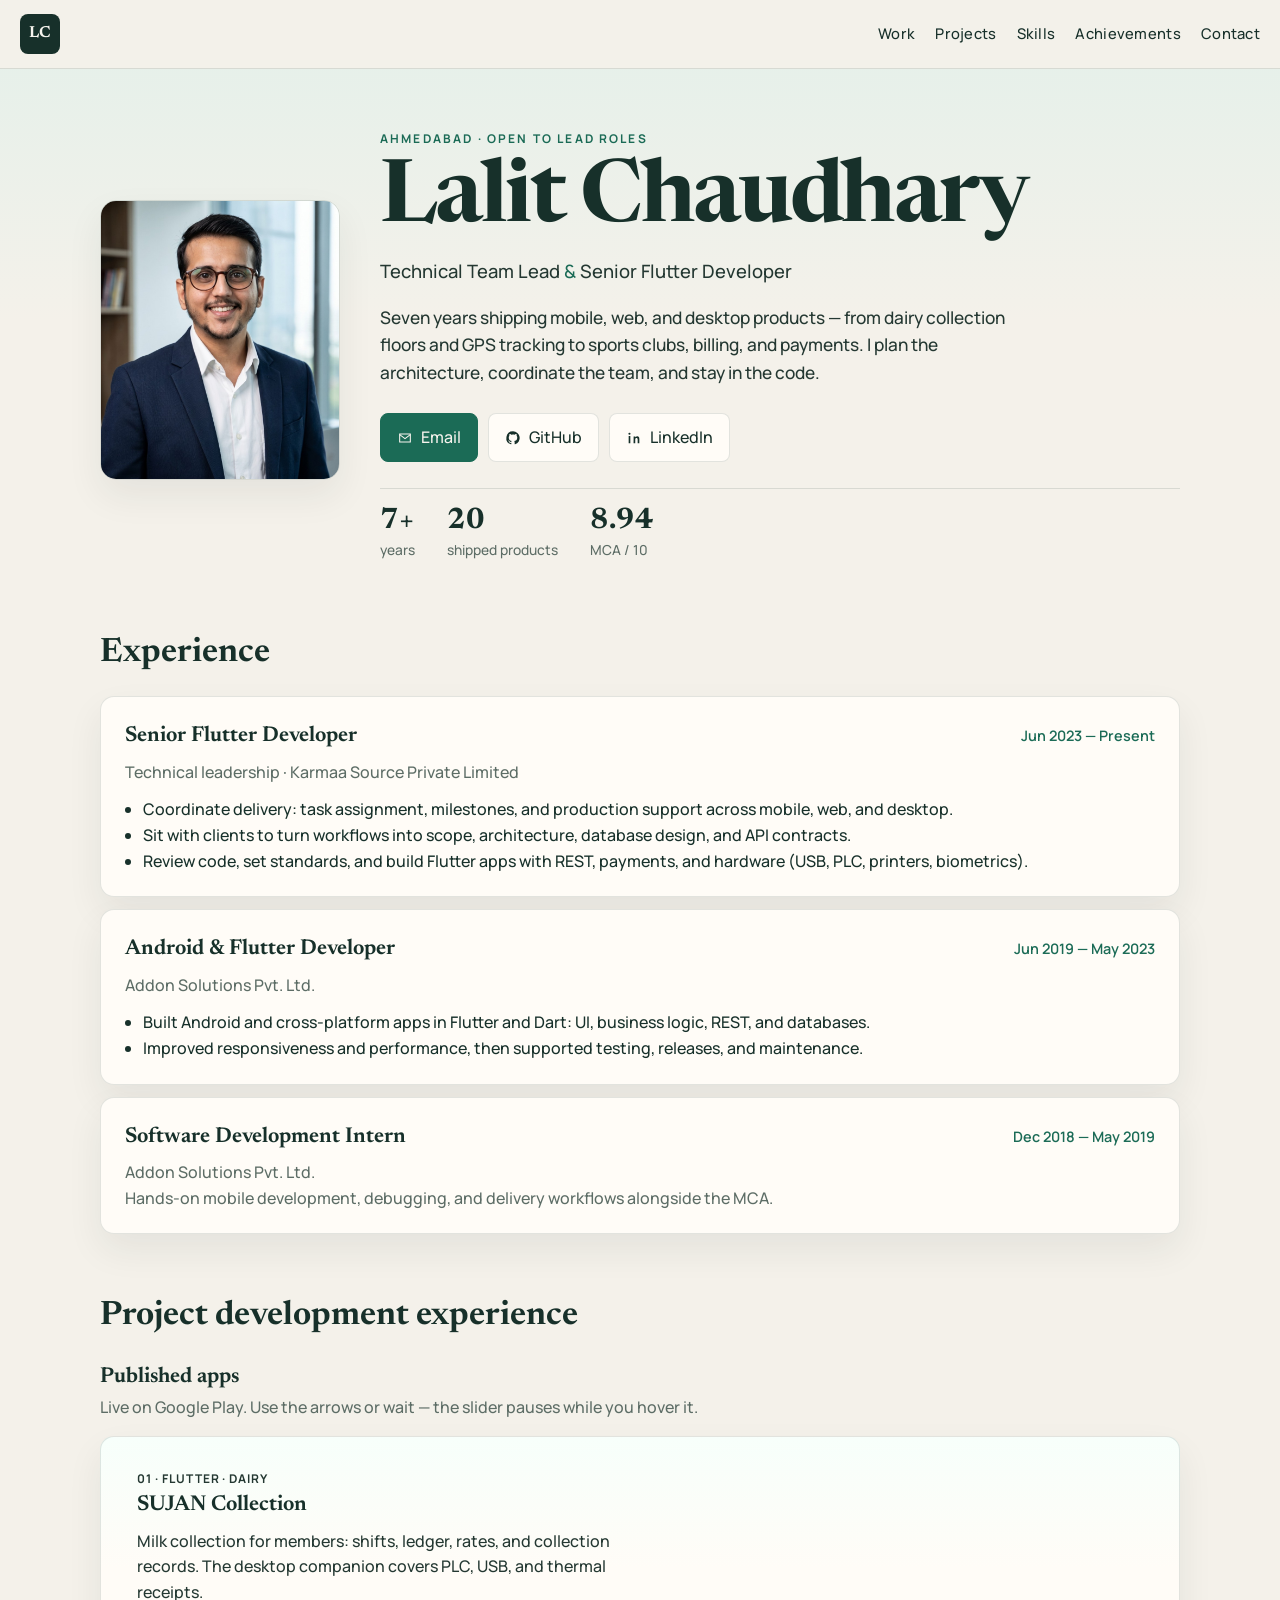
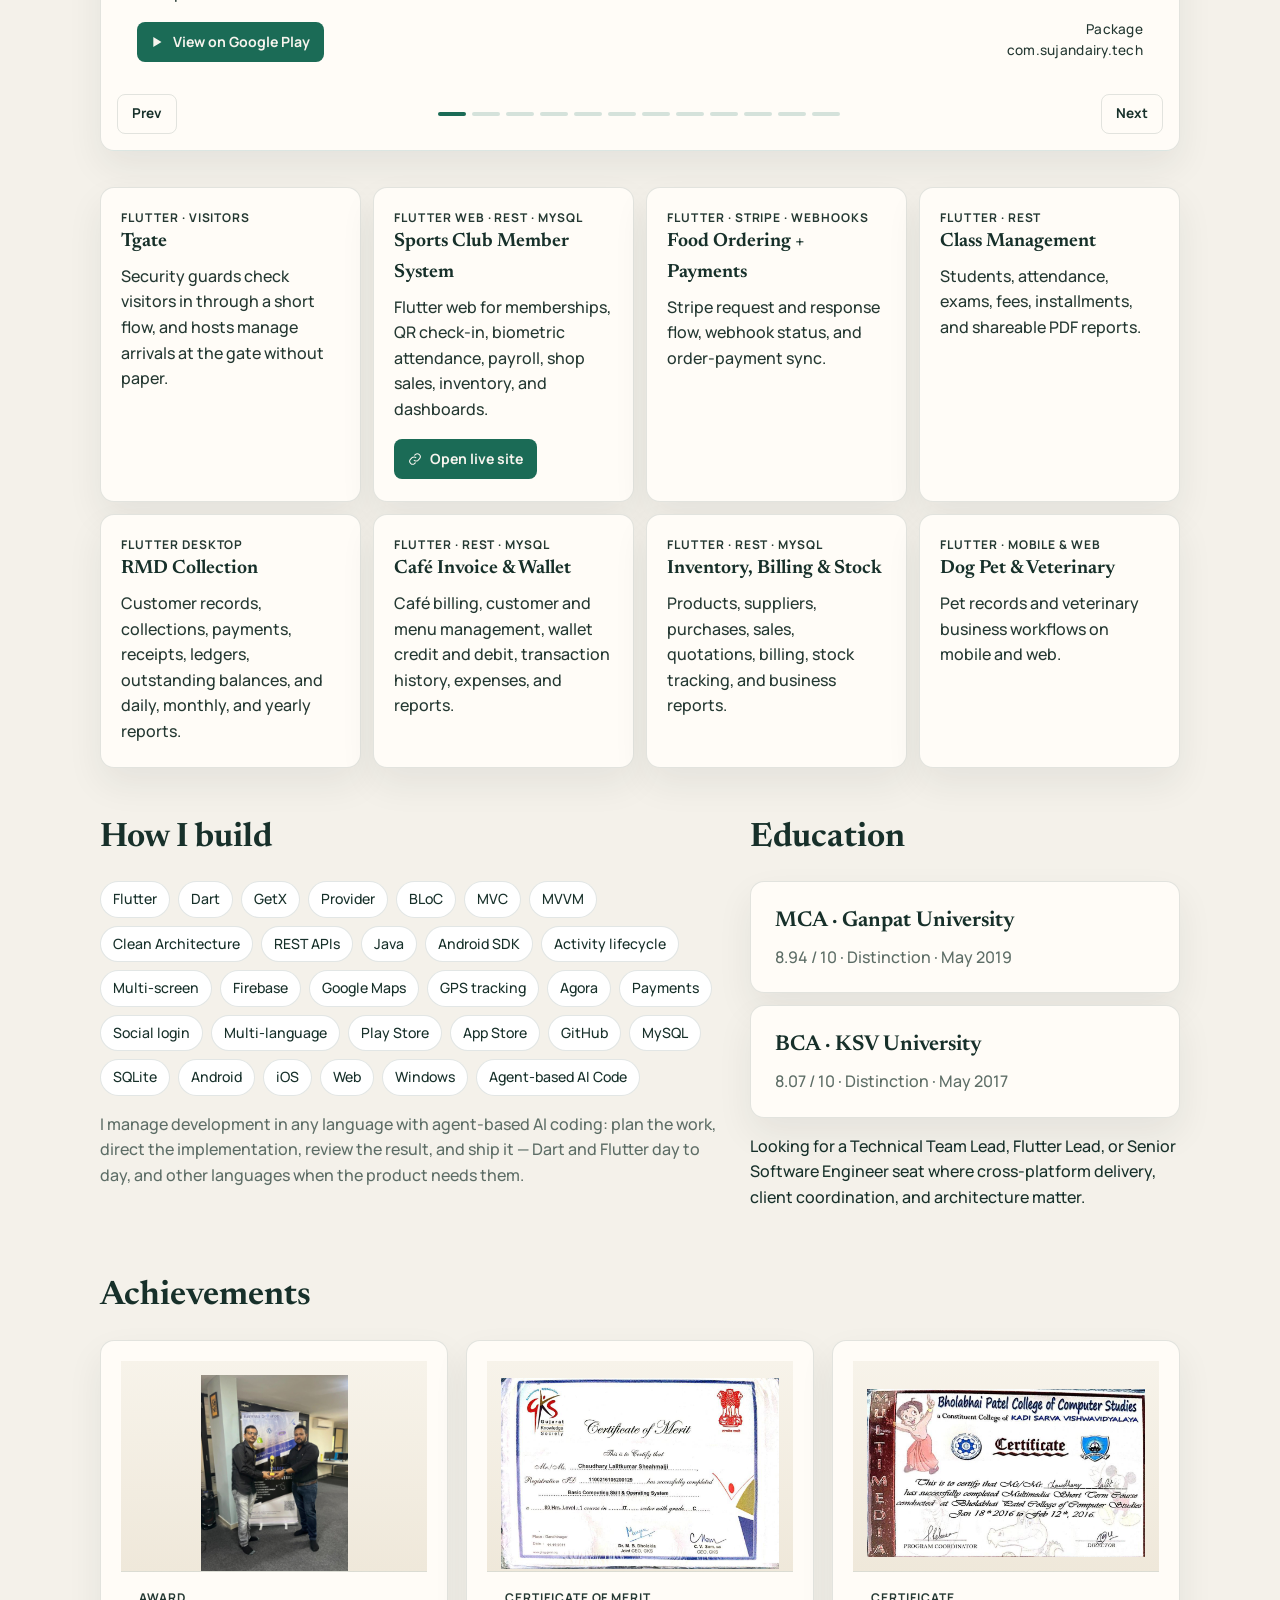
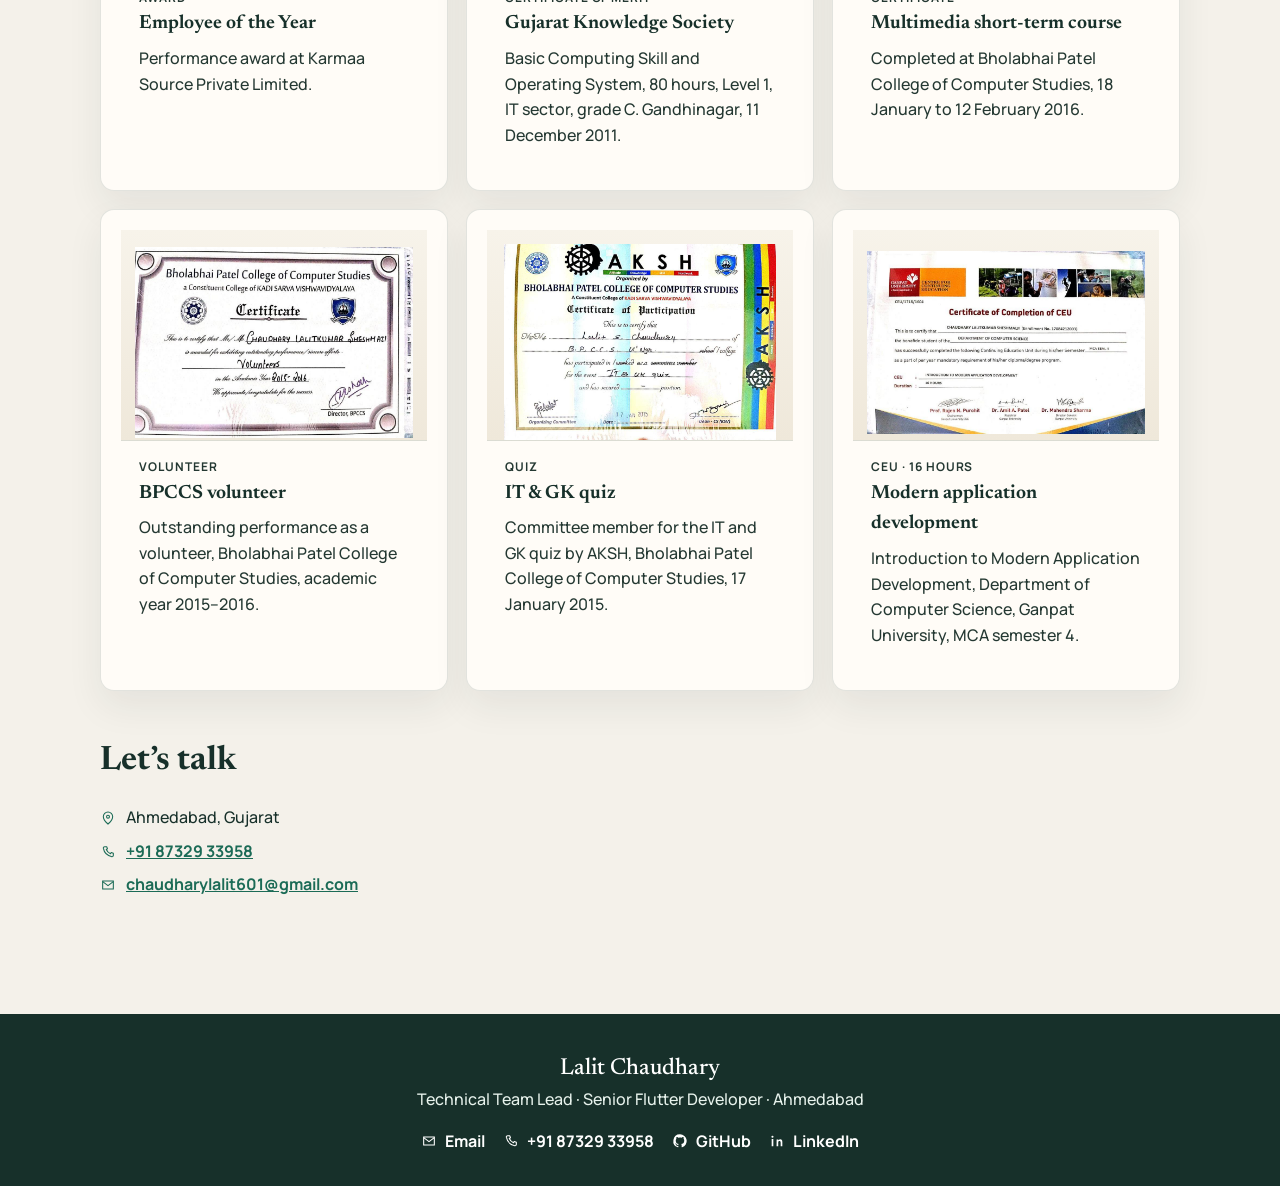
<file: index.html>
<!DOCTYPE html>
<html lang="en">
<head>
  <meta charset="UTF-8" />
  <meta name="viewport" content="width=device-width, initial-scale=1" />
  <title>Lalit Chaudhary — Technical Team Lead | Senior Flutter Developer</title>
  <meta name="description" content="Lalit Chaudhary, Technical Team Lead and Senior Flutter Developer in Ahmedabad. 7+ years building mobile, web, and desktop software." />
  <link rel="preconnect" href="https://fonts.googleapis.com" />
  <link rel="preconnect" href="https://fonts.gstatic.com" crossorigin />
  <link href="https://fonts.googleapis.com/css2?family=Manrope:wght@400;500;600;700&family=Newsreader:opsz,wght@6..72,500;6..72,650&display=swap" rel="stylesheet" />
  <link rel="stylesheet" href="styles.css" />
</head>
<body>
  <header class="nav">
    <a class="mark" href="#top">LC</a>
    <nav>
      <a href="#work">Work</a>
      <a href="#projects">Projects</a>
      <a href="#skills">Skills</a>
      <a href="#achievements">Achievements</a>
      <a href="#contact">Contact</a>
    </nav>
  </header>

  <main id="top">
    <section class="hero">
      <img class="portrait rise" src="lalit.jpg" alt="Portrait of Lalit Chaudhary" width="280" height="320" />
      <div class="hero-copy">
      <p class="eyebrow rise">Ahmedabad · Open to lead roles</p>
      <h1 class="rise d1">Lalit Chaudhary</h1>
      <p class="role rise d2">Technical Team Lead <span>&amp;</span> Senior Flutter Developer</p>
      <p class="lede rise d3">
        Seven years shipping mobile, web, and desktop products — from dairy collection floors and GPS tracking to sports clubs, billing, and payments. I plan the architecture, coordinate the team, and stay in the code.
      </p>
      <div class="hero-actions rise d4">
        <a class="btn primary" href="mailto:chaudharylalit601@gmail.com"><svg viewBox="0 0 24 24" aria-hidden="true"><path d="M4 6h16v12H4z" fill="none" stroke="currentColor" stroke-width="1.6"/><path d="m4 7 8 6 8-6" fill="none" stroke="currentColor" stroke-width="1.6"/></svg>Email</a>
        <a class="btn" href="https://github.com/LalitChaudhary" target="_blank" rel="noopener"><svg viewBox="0 0 24 24" aria-hidden="true"><path fill="currentColor" d="M12 2a10 10 0 0 0-3.16 19.49c.5.09.68-.22.68-.48v-1.7c-2.78.6-3.37-1.34-3.37-1.34-.45-1.16-1.1-1.47-1.1-1.47-.9-.62.07-.6.07-.6 1 .07 1.53 1.03 1.53 1.03.89 1.52 2.34 1.08 2.91.83.09-.65.35-1.08.63-1.33-2.22-.25-4.56-1.11-4.56-4.95 0-1.09.39-1.99 1.03-2.69-.1-.25-.45-1.27.1-2.65 0 0 .84-.27 2.75 1.02A9.56 9.56 0 0 1 12 6.8c.85 0 1.7.11 2.5.34 1.9-1.29 2.74-1.02 2.74-1.02.55 1.38.2 2.4.1 2.65.64.7 1.03 1.6 1.03 2.69 0 3.85-2.34 4.7-4.57 4.95.36.31.68.92.68 1.86v2.76c0 .26.18.58.69.48A10 10 0 0 0 12 2z"/></svg>GitHub</a>
        <a class="btn" href="https://www.linkedin.com/in/lalit-chaudhary-b3b082170" target="_blank" rel="noopener"><svg viewBox="0 0 24 24" aria-hidden="true"><path fill="currentColor" d="M6.5 9H4V20h2.5zM5.2 4A1.6 1.6 0 1 0 5.2 7.2 1.6 1.6 0 0 0 5.2 4zM20 20h-2.5v-5.6c0-1.55-.55-2.4-1.7-2.4-1.05 0-1.6.7-1.86 1.38-.1.24-.08.57-.08.9V20H11.4s.04-9.4 0-10.4H13.9v1.62c.33-.55 1.2-1.82 3.05-1.82 2.16 0 3.05 1.42 3.05 4.12V20z"/></svg>LinkedIn</a>
      </div>
      <ul class="stats rise d5">
        <li><strong>7+</strong><span>years</span></li>
        <li><strong>20</strong><span>shipped products</span></li>
        <li><strong>8.94</strong><span>MCA / 10</span></li>
      </ul>
      </div>
    </section>

    <section id="work" class="panel">
      <h2>Experience</h2>
      <article class="job">
        <header>
          <div>
            <h3>Senior Flutter Developer</h3>
            <p>Technical leadership · Karmaa Source Private Limited</p>
          </div>
          <time>Jun 2023 — Present</time>
        </header>
        <ul>
          <li>Coordinate delivery: task assignment, milestones, and production support across mobile, web, and desktop.</li>
          <li>Sit with clients to turn workflows into scope, architecture, database design, and API contracts.</li>
          <li>Review code, set standards, and build Flutter apps with REST, payments, and hardware (USB, PLC, printers, biometrics).</li>
        </ul>
      </article>
      <article class="job">
        <header>
          <div>
            <h3>Android &amp; Flutter Developer</h3>
            <p>Addon Solutions Pvt. Ltd.</p>
          </div>
          <time>Jun 2019 — May 2023</time>
        </header>
        <ul>
          <li>Built Android and cross-platform apps in Flutter and Dart: UI, business logic, REST, and databases.</li>
          <li>Improved responsiveness and performance, then supported testing, releases, and maintenance.</li>
        </ul>
      </article>
      <article class="job">
        <header>
          <div>
            <h3>Software Development Intern</h3>
            <p>Addon Solutions Pvt. Ltd.</p>
          </div>
          <time>Dec 2018 — May 2019</time>
        </header>
        <p class="quiet">Hands-on mobile development, debugging, and delivery workflows alongside the MCA.</p>
      </article>
    </section>

    <section id="projects" class="panel">
      <h2>Project development experience</h2>
      <div class="section-head">
        <h3 class="block-title">Published apps</h3>
        <p class="quiet">Live on Google Play. Use the arrows or wait — the slider pauses while you hover it.</p>
      </div>
      <div class="slider" data-slider>
        <div class="viewport">
          <div class="track">
            <article class="slide">
              <div>
                <p class="tag">01 · Flutter · Dairy</p>
                <h3>SUJAN Collection</h3>
                <p>Milk collection for members: shifts, ledger, rates, and collection records. The desktop companion covers PLC, USB, and thermal receipts.</p>
                <a class="store-link" href="https://play.google.com/store/apps/details?id=com.sujandairy.tech&amp;hl=en_IN" target="_blank" rel="noopener">View on Google Play</a>
              </div>
              <p class="slide-note">Package<br />com.sujandairy.tech</p>
            </article>
            <article class="slide">
              <div>
                <p class="tag">02 · Flutter · Farmers</p>
                <h3>Sujan Dairy Farmers</h3>
                <p>Farmer-facing Sujan app for collection records, payments, and the ledger farmers check from their phone.</p>
                <a class="store-link" href="https://play.google.com/store/apps/details?id=com.sujandairy.milk.farmers&amp;hl=en" target="_blank" rel="noopener">View on Google Play</a>
              </div>
              <p class="slide-note">Package<br />com.sujandairy.milk.farmers</p>
            </article>
            <article class="slide">
              <div>
                <p class="tag">03 · Flutter · Vision</p>
                <h3>Sujan Vision</h3>
                <p>Sujan dairy vision app for the field workflows that sit alongside collection and supervisor tools.</p>
                <a class="store-link" href="https://play.google.com/store/apps/details?id=com.sujan.dairy.vision&amp;hl=en" target="_blank" rel="noopener">View on Google Play</a>
              </div>
              <p class="slide-note">Package<br />com.sujan.dairy.vision</p>
            </article>
            <article class="slide">
              <div>
                <p class="tag">04 · Flutter · Routes</p>
                <h3>Sujan Supervisor</h3>
                <p>Supervisor access for village, area, and route assignments, farmer records, route-wise collection, FAT/SNF, rates, payments, and reports.</p>
                <a class="store-link" href="https://play.google.com/store/apps/details?id=com.sujan.dairy.supervisor&amp;hl=en" target="_blank" rel="noopener">View on Google Play</a>
              </div>
              <p class="slide-note">Package<br />com.sujan.dairy.supervisor</p>
            </article>
            <article class="slide">
              <div>
                <p class="tag">05 · Flutter · Operations</p>
                <h3>KDS</h3>
                <p>Dairy operations for sales, dispatch, suppliers, products, payments, and reports. Desktop tools connect analyzers, scales, and printers.</p>
                <a class="store-link" href="https://play.google.com/store/apps/details?id=com.milk.kds&amp;hl=en_IN" target="_blank" rel="noopener">View on Google Play</a>
              </div>
              <p class="slide-note">Package<br />com.milk.kds</p>
            </article>
            <article class="slide">
              <div>
                <p class="tag">06 · Flutter · Farmers</p>
                <h3>KFA Farmer</h3>
                <p>Farmer profiles, milk collection records, payment history, a farmer ledger, and a dashboard tied to the dairy backend.</p>
                <a class="store-link" href="https://play.google.com/store/apps/details?id=com.milk.farmers&amp;hl=en_IN" target="_blank" rel="noopener">View on Google Play</a>
              </div>
              <p class="slide-note">Package<br />com.milk.farmers</p>
            </article>
            <article class="slide">
              <div>
                <p class="tag">07 · Flutter · GPS</p>
                <h3>True Track</h3>
                <p>Live GPS tracking with location services, route history, API sync, and the screens people use in the field.</p>
                <a class="store-link" href="https://play.google.com/store/apps/details?id=com.truetrack&amp;hl=en_IN" target="_blank" rel="noopener">View on Google Play</a>
              </div>
              <p class="slide-note">Package<br />com.truetrack</p>
            </article>
            <article class="slide">
              <div>
                <p class="tag">08 · Flutter · Field</p>
                <h3>Employee Tracking</h3>
                <p>Check-in and check-out, visit scheduling, activity tracking, expense management, and notifications.</p>
                <a class="store-link" href="https://play.google.com/store/apps/details?id=com.mybackofficework&amp;hl=en" target="_blank" rel="noopener">View on Google Play</a>
              </div>
              <p class="slide-note">Package<br />com.mybackofficework</p>
            </article>
            <article class="slide">
              <div>
                <p class="tag">09 · Android · Music</p>
                <h3>Caltex Music</h3>
                <p>Persian music and video catalog from Caltex Records, with legendary artists and new talent.</p>
                <a class="store-link" href="https://play.google.com/store/apps/details?id=com.caltexmusic.app&amp;hl=en" target="_blank" rel="noopener">View on Google Play</a>
              </div>
              <p class="slide-note">Package<br />com.caltexmusic.app</p>
            </article>
            <article class="slide">
              <div>
                <p class="tag">10 · Android · Vehicles</p>
                <h3>Autoly</h3>
                <p>Vehicle services, repairs, maintenance, and expense tracking so owners can watch costs and vehicle health.</p>
                <a class="store-link" href="https://play.google.com/store/apps/details?id=com.addon.autoly&amp;hl=en" target="_blank" rel="noopener">View on Google Play</a>
              </div>
              <p class="slide-note">Package<br />com.addon.autoly</p>
            </article>
            <article class="slide">
              <div>
                <p class="tag">11 · Android · Partners</p>
                <h3>Autoly Crew</h3>
                <p>Partner app for Autoly businesses to run their workshop work.</p>
                <a class="store-link" href="https://play.google.com/store/apps/details?id=com.addon.autoly.crew" target="_blank" rel="noopener">View on Google Play</a>
              </div>
              <p class="slide-note">Package<br />com.addon.autoly.crew</p>
            </article>
            <article class="slide">
              <div>
                <p class="tag">12 · Flutter · Branding</p>
                <h3>UpBrand</h3>
                <p>Social media banners, graphics, and brand designs for Android.</p>
                <a class="store-link" href="https://play.google.com/store/apps/details?id=com.upbrandapp" target="_blank" rel="noopener">View on Google Play</a>
              </div>
              <p class="slide-note">Package<br />com.upbrandapp</p>
            </article>
          </div>
        </div>
        <div class="slider-bar">
          <button type="button" class="slider-btn" data-prev aria-label="Previous app">Prev</button>
          <div class="dots" data-dots></div>
          <button type="button" class="slider-btn" data-next aria-label="Next app">Next</button>
        </div>
      </div>
      <div class="grid">
        <article class="card">
          <p class="tag">Flutter · Visitors</p>
          <h3>Tgate</h3>
          <p>Security guards check visitors in through a short flow, and hosts manage arrivals at the gate without paper.</p>
        </article>
        <article class="card">
          <p class="tag">Flutter Web · REST · MySQL</p>
          <h3>Sports Club Member System</h3>
          <p>Flutter web for memberships, QR check-in, biometric attendance, payroll, shop sales, inventory, and dashboards.</p>
          <a class="store-link web" href="https://stag7star.in/" target="_blank" rel="noopener">Open live site</a>
        </article>
        <article class="card">
          <p class="tag">Flutter · Stripe · Webhooks</p>
          <h3>Food Ordering + Payments</h3>
          <p>Stripe request and response flow, webhook status, and order-payment sync.</p>
        </article>
        <article class="card">
          <p class="tag">Flutter · REST</p>
          <h3>Class Management</h3>
          <p>Students, attendance, exams, fees, installments, and shareable PDF reports.</p>
        </article>
        <article class="card">
          <p class="tag">Flutter Desktop</p>
          <h3>RMD Collection</h3>
          <p>Customer records, collections, payments, receipts, ledgers, outstanding balances, and daily, monthly, and yearly reports.</p>
        </article>
        <article class="card">
          <p class="tag">Flutter · REST · MySQL</p>
          <h3>Café Invoice &amp; Wallet</h3>
          <p>Café billing, customer and menu management, wallet credit and debit, transaction history, expenses, and reports.</p>
        </article>
        <article class="card">
          <p class="tag">Flutter · REST · MySQL</p>
          <h3>Inventory, Billing &amp; Stock</h3>
          <p>Products, suppliers, purchases, sales, quotations, billing, stock tracking, and business reports.</p>
        </article>
        <article class="card">
          <p class="tag">Flutter · Mobile &amp; Web</p>
          <h3>Dog Pet &amp; Veterinary</h3>
          <p>Pet records and veterinary business workflows on mobile and web.</p>
        </article>
      </div>
    </section>

    <section id="skills" class="panel split">
      <div>
        <h2>How I build</h2>
        <ul class="pills">
          <li>Flutter</li><li>Dart</li><li>GetX</li><li>Provider</li><li>BLoC</li>
          <li>MVC</li><li>MVVM</li><li>Clean Architecture</li><li>REST APIs</li>
          <li>Java</li><li>Android SDK</li><li>Activity lifecycle</li>
          <li>Multi-screen</li><li>Firebase</li><li>Google Maps</li><li>GPS tracking</li>
          <li>Agora</li><li>Payments</li><li>Social login</li><li>Multi-language</li>
          <li>Play Store</li><li>App Store</li><li>GitHub</li>
          <li>MySQL</li><li>SQLite</li><li>Android</li><li>iOS</li><li>Web</li><li>Windows</li>
          <li>Agent-based AI Code</li>
        </ul>
        <p class="quiet">I manage development in any language with agent-based AI coding: plan the work, direct the implementation, review the result, and ship it — Dart and Flutter day to day, and other languages when the product needs them.</p>
      </div>
      <div>
        <h2>Education</h2>
        <article class="edu">
          <h3>MCA · Ganpat University</h3>
          <p>8.94 / 10 · Distinction · May 2019</p>
        </article>
        <article class="edu">
          <h3>BCA · KSV University</h3>
          <p>8.07 / 10 · Distinction · May 2017</p>
        </article>
        <p class="objective">Looking for a Technical Team Lead, Flutter Lead, or Senior Software Engineer seat where cross-platform delivery, client coordination, and architecture matter.</p>
      </div>
    </section>

    <section id="achievements" class="panel">
      <h2>Achievements</h2>
      <div class="grid certs">
        <article class="card cert-card">
          <a class="cert-frame" href="certificates/karmaa-award.jpg" target="_blank" rel="noopener"><img class="cert" src="certificates/karmaa-award.jpg" alt="Trophy presentation at Karmaa Source Private Limited" /></a>
          <div class="cert-body">
            <p class="tag">Award</p>
            <h3>Employee of the Year</h3>
            <p>Performance award at Karmaa Source Private Limited.</p>
          </div>
        </article>
        <article class="card cert-card">
          <a class="cert-frame" href="certificates/gks-it.jpg" target="_blank" rel="noopener"><img class="cert" src="certificates/gks-it.jpg" alt="Gujarat Knowledge Society certificate for Basic Computing Skill and Operating System" /></a>
          <div class="cert-body">
            <p class="tag">Certificate of merit</p>
            <h3>Gujarat Knowledge Society</h3>
            <p>Basic Computing Skill and Operating System, 80 hours, Level 1, IT sector, grade C. Gandhinagar, 11 December 2011.</p>
          </div>
        </article>
        <article class="card cert-card">
          <a class="cert-frame" href="certificates/multimedia.jpg" target="_blank" rel="noopener"><img class="cert" src="certificates/multimedia.jpg" alt="Multimedia short-term course certificate" /></a>
          <div class="cert-body">
            <p class="tag">Certificate</p>
            <h3>Multimedia short-term course</h3>
            <p>Completed at Bholabhai Patel College of Computer Studies, 18 January to 12 February 2016.</p>
          </div>
        </article>
        <article class="card cert-card">
          <a class="cert-frame" href="certificates/volunteer.jpg" target="_blank" rel="noopener"><img class="cert" src="certificates/volunteer.jpg" alt="Volunteer certificate from Bholabhai Patel College" /></a>
          <div class="cert-body">
            <p class="tag">Volunteer</p>
            <h3>BPCCS volunteer</h3>
            <p>Outstanding performance as a volunteer, Bholabhai Patel College of Computer Studies, academic year 2015–2016.</p>
          </div>
        </article>
        <article class="card cert-card">
          <a class="cert-frame" href="certificates/it-gk-quiz.jpg" target="_blank" rel="noopener"><img class="cert" src="certificates/it-gk-quiz.jpg" alt="AKSH IT and GK quiz participation certificate" /></a>
          <div class="cert-body">
            <p class="tag">Quiz</p>
            <h3>IT &amp; GK quiz</h3>
            <p>Committee member for the IT and GK quiz by AKSH, Bholabhai Patel College of Computer Studies, 17 January 2015.</p>
          </div>
        </article>
        <article class="card cert-card">
          <a class="cert-frame" href="certificates/modern-apps.jpg" target="_blank" rel="noopener"><img class="cert" src="certificates/modern-apps.jpg" alt="Certificate for Introduction to Modern Application Development" /></a>
          <div class="cert-body">
            <p class="tag">CEU · 16 hours</p>
            <h3>Modern application development</h3>
            <p>Introduction to Modern Application Development, Department of Computer Science, Ganpat University, MCA semester 4.</p>
          </div>
        </article>
      </div>
    </section>

    <section id="contact" class="panel contact">
      <h2>Let’s talk</h2>
      <p class="contact-line"><svg viewBox="0 0 24 24" aria-hidden="true"><path d="M12 21s7-6.2 7-11a7 7 0 1 0-14 0c0 4.8 7 11 7 11z" fill="none" stroke="currentColor" stroke-width="1.6"/><circle cx="12" cy="10" r="2.2" fill="none" stroke="currentColor" stroke-width="1.6"/></svg>Ahmedabad, Gujarat</p>
      <p class="contact-line"><svg viewBox="0 0 24 24" aria-hidden="true"><path d="M7 4h3l1.2 3.2-1.8 1.1a12 12 0 0 0 6.3 6.3l1.1-1.8L20 14v3a2 2 0 0 1-2.2 2A16 16 0 0 1 5 6.2 2 2 0 0 1 7 4z" fill="none" stroke="currentColor" stroke-width="1.6" stroke-linejoin="round"/></svg><a href="tel:+918732933958">+91 87329 33958</a></p>
      <p class="contact-line"><svg viewBox="0 0 24 24" aria-hidden="true"><path d="M4 6h16v12H4z" fill="none" stroke="currentColor" stroke-width="1.6"/><path d="m4 7 8 6 8-6" fill="none" stroke="currentColor" stroke-width="1.6"/></svg><a href="mailto:chaudharylalit601@gmail.com">chaudharylalit601@gmail.com</a></p>
    </section>
  </main>
  <footer class="site-footer">
    <p class="footer-name">Lalit Chaudhary</p>
    <p>Technical Team Lead · Senior Flutter Developer · Ahmedabad</p>
    <nav>
      <a href="mailto:chaudharylalit601@gmail.com"><svg viewBox="0 0 24 24" aria-hidden="true"><path d="M4 6h16v12H4z" fill="none" stroke="currentColor" stroke-width="1.6"/><path d="m4 7 8 6 8-6" fill="none" stroke="currentColor" stroke-width="1.6"/></svg>Email</a>
      <a href="tel:+918732933958"><svg viewBox="0 0 24 24" aria-hidden="true"><path d="M7 4h3l1.2 3.2-1.8 1.1a12 12 0 0 0 6.3 6.3l1.1-1.8L20 14v3a2 2 0 0 1-2.2 2A16 16 0 0 1 5 6.2 2 2 0 0 1 7 4z" fill="none" stroke="currentColor" stroke-width="1.6" stroke-linejoin="round"/></svg>+91 87329 33958</a>
      <a href="https://github.com/LalitChaudhary" target="_blank" rel="noopener"><svg viewBox="0 0 24 24" aria-hidden="true"><path fill="currentColor" d="M12 2a10 10 0 0 0-3.16 19.49c.5.09.68-.22.68-.48v-1.7c-2.78.6-3.37-1.34-3.37-1.34-.45-1.16-1.1-1.47-1.1-1.47-.9-.62.07-.6.07-.6 1 .07 1.53 1.03 1.53 1.03.89 1.52 2.34 1.08 2.91.83.09-.65.35-1.08.63-1.33-2.22-.25-4.56-1.11-4.56-4.95 0-1.09.39-1.99 1.03-2.69-.1-.25-.45-1.27.1-2.65 0 0 .84-.27 2.75 1.02A9.56 9.56 0 0 1 12 6.8c.85 0 1.7.11 2.5.34 1.9-1.29 2.74-1.02 2.74-1.02.55 1.38.2 2.4.1 2.65.64.7 1.03 1.6 1.03 2.69 0 3.85-2.34 4.7-4.57 4.95.36.31.68.92.68 1.86v2.76c0 .26.18.58.69.48A10 10 0 0 0 12 2z"/></svg>GitHub</a>
      <a href="https://www.linkedin.com/in/lalit-chaudhary-b3b082170" target="_blank" rel="noopener"><svg viewBox="0 0 24 24" aria-hidden="true"><path fill="currentColor" d="M6.5 9H4V20h2.5zM5.2 4A1.6 1.6 0 1 0 5.2 7.2 1.6 1.6 0 0 0 5.2 4zM20 20h-2.5v-5.6c0-1.55-.55-2.4-1.7-2.4-1.05 0-1.6.7-1.86 1.38-.1.24-.08.57-.08.9V20H11.4s.04-9.4 0-10.4H13.9v1.62c.33-.55 1.2-1.82 3.05-1.82 2.16 0 3.05 1.42 3.05 4.12V20z"/></svg>LinkedIn</a>
    </nav>
  </footer>
  <script src="main.js"></script>
</body>
</html>
</file>
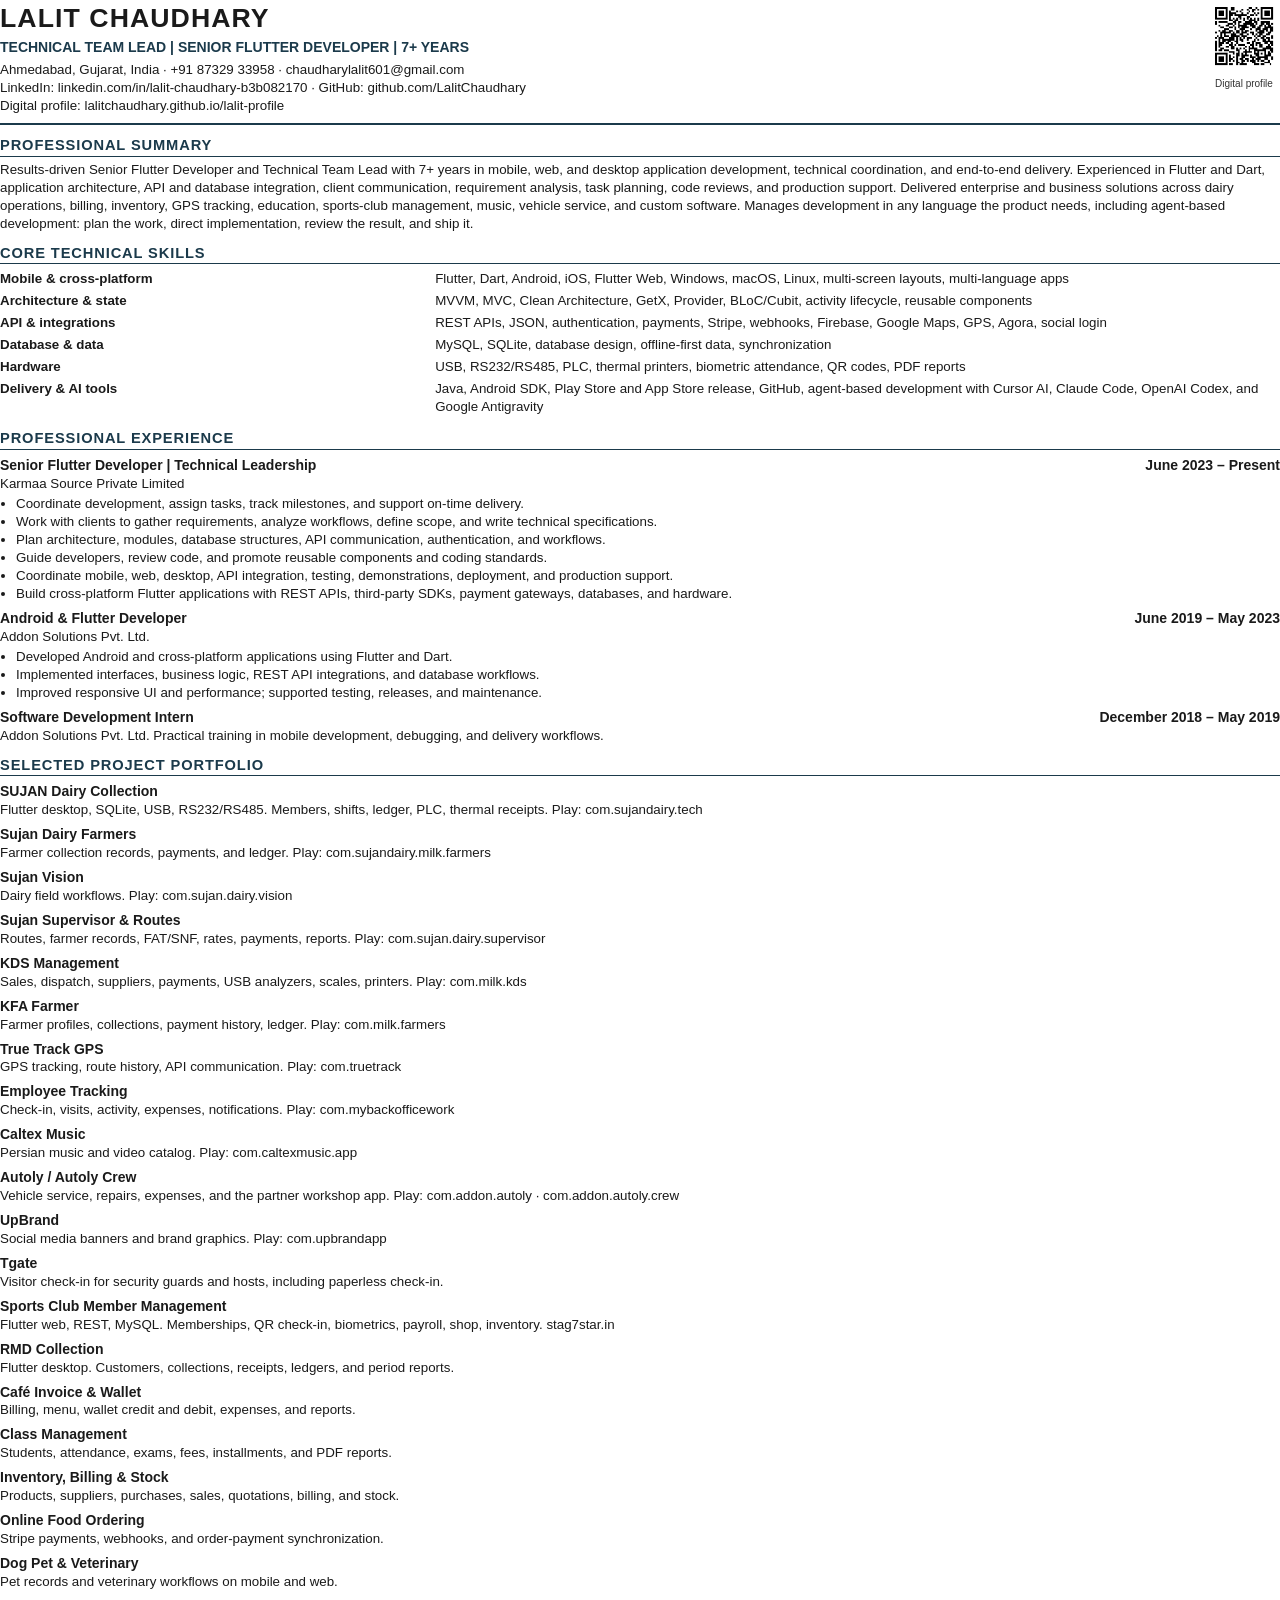
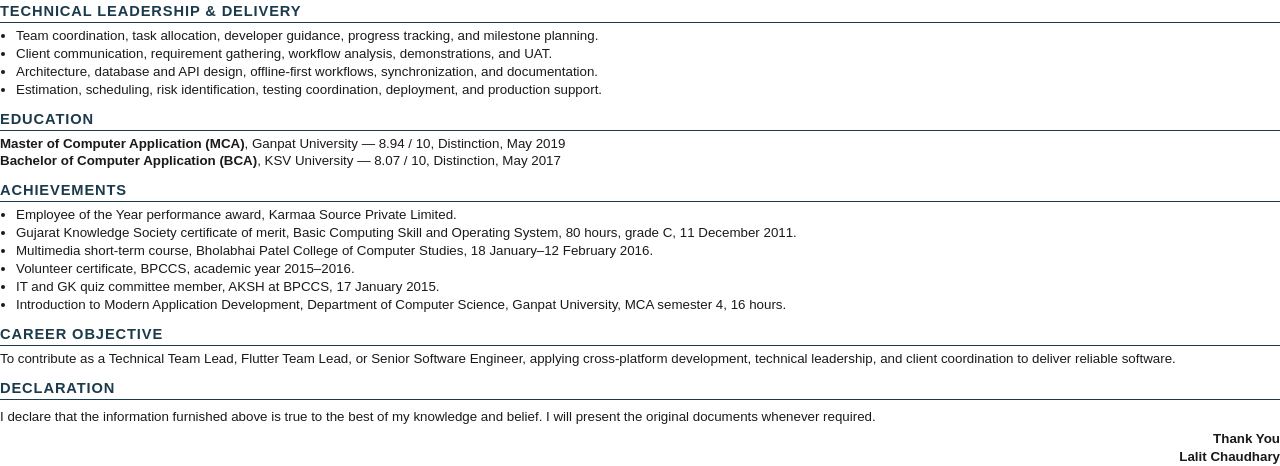
<file: resume-print.html>
<!DOCTYPE html>
<html lang="en">
<head>
  <meta charset="UTF-8" />
  <title>Lalit Chaudhary — Resume</title>
  <style>
    @page { size: A4; margin: 11mm 12mm; }
    * { box-sizing: border-box; }
    body { margin: 0; color: #1a1a1a; font: 10pt/1.35 Calibri, "Segoe UI", sans-serif; }
    header { display: flex; justify-content: space-between; gap: 12px; border-bottom: 2px solid #1b3a4b; padding-bottom: 8px; }
    h1 { font-size: 20pt; letter-spacing: 0.04em; margin: 0; }
    .role { margin: 2px 0 4px; font-weight: 700; color: #1b3a4b; font-size: 10.5pt; }
    .contact { margin: 0; }
    .qr { text-align: center; }
    .qr img { width: 72px; height: 72px; }
    .qr span { display: block; font-size: 7.5pt; color: #333; }
    h2 { font-size: 11pt; margin: 11px 0 4px; color: #1b3a4b; border-bottom: 1px solid #1b3a4b; letter-spacing: 0.06em; }
    h3 { font-size: 10.5pt; margin: 6px 0 0; }
    p, li { margin: 0; }
    .when { float: right; font-weight: 700; }
    ul { margin: 2px 0 0; padding-left: 16px; }
    table { width: 100%; border-collapse: collapse; margin-top: 2px; }
    td { vertical-align: top; padding: 2px 8px 2px 0; }
    td.k { width: 34%; font-weight: 700; }
    .proj { margin-top: 5px; }
    .sign { margin-top: 8px; text-align: left; }
    .sign p { margin-top: 4px; }
    .thanks { margin-top: 12px; font-weight: 700; text-align: right; }
  </style>
</head>
<body>
  <header>
    <div>
      <h1>LALIT CHAUDHARY</h1>
      <p class="role">TECHNICAL TEAM LEAD | SENIOR FLUTTER DEVELOPER | 7+ YEARS</p>
      <p class="contact">Ahmedabad, Gujarat, India · +91 87329 33958 · chaudharylalit601@gmail.com</p>
      <p class="contact">LinkedIn: linkedin.com/in/lalit-chaudhary-b3b082170 · GitHub: github.com/LalitChaudhary</p>
      <p class="contact">Digital profile: lalitchaudhary.github.io/lalit-profile</p>
    </div>
    <div class="qr">
      <img src="profile-qr.png" alt="QR code for the digital profile" />
      <span>Digital profile</span>
    </div>
  </header>

  <h2>PROFESSIONAL SUMMARY</h2>
  <p>Results-driven Senior Flutter Developer and Technical Team Lead with 7+ years in mobile, web, and desktop application development, technical coordination, and end-to-end delivery. Experienced in Flutter and Dart, application architecture, API and database integration, client communication, requirement analysis, task planning, code reviews, and production support. Delivered enterprise and business solutions across dairy operations, billing, inventory, GPS tracking, education, sports-club management, music, vehicle service, and custom software. Manages development in any language the product needs, including agent-based development: plan the work, direct implementation, review the result, and ship it.</p>

  <h2>CORE TECHNICAL SKILLS</h2>
  <table>
    <tr><td class="k">Mobile &amp; cross-platform</td><td>Flutter, Dart, Android, iOS, Flutter Web, Windows, macOS, Linux, multi-screen layouts, multi-language apps</td></tr>
    <tr><td class="k">Architecture &amp; state</td><td>MVVM, MVC, Clean Architecture, GetX, Provider, BLoC/Cubit, activity lifecycle, reusable components</td></tr>
    <tr><td class="k">API &amp; integrations</td><td>REST APIs, JSON, authentication, payments, Stripe, webhooks, Firebase, Google Maps, GPS, Agora, social login</td></tr>
    <tr><td class="k">Database &amp; data</td><td>MySQL, SQLite, database design, offline-first data, synchronization</td></tr>
    <tr><td class="k">Hardware</td><td>USB, RS232/RS485, PLC, thermal printers, biometric attendance, QR codes, PDF reports</td></tr>
    <tr><td class="k">Delivery &amp; AI tools</td><td>Java, Android SDK, Play Store and App Store release, GitHub, agent-based development with Cursor AI, Claude Code, OpenAI Codex, and Google Antigravity</td></tr>
  </table>

  <h2>PROFESSIONAL EXPERIENCE</h2>
  <h3>Senior Flutter Developer | Technical Leadership <span class="when">June 2023 – Present</span></h3>
  <p>Karmaa Source Private Limited</p>
  <ul>
    <li>Coordinate development, assign tasks, track milestones, and support on-time delivery.</li>
    <li>Work with clients to gather requirements, analyze workflows, define scope, and write technical specifications.</li>
    <li>Plan architecture, modules, database structures, API communication, authentication, and workflows.</li>
    <li>Guide developers, review code, and promote reusable components and coding standards.</li>
    <li>Coordinate mobile, web, desktop, API integration, testing, demonstrations, deployment, and production support.</li>
    <li>Build cross-platform Flutter applications with REST APIs, third-party SDKs, payment gateways, databases, and hardware.</li>
  </ul>
  <h3>Android &amp; Flutter Developer <span class="when">June 2019 – May 2023</span></h3>
  <p>Addon Solutions Pvt. Ltd.</p>
  <ul>
    <li>Developed Android and cross-platform applications using Flutter and Dart.</li>
    <li>Implemented interfaces, business logic, REST API integrations, and database workflows.</li>
    <li>Improved responsive UI and performance; supported testing, releases, and maintenance.</li>
  </ul>
  <h3>Software Development Intern <span class="when">December 2018 – May 2019</span></h3>
  <p>Addon Solutions Pvt. Ltd. Practical training in mobile development, debugging, and delivery workflows.</p>

  <h2>SELECTED PROJECT PORTFOLIO</h2>
  <div class="proj"><h3>SUJAN Dairy Collection</h3><p>Flutter desktop, SQLite, USB, RS232/RS485. Members, shifts, ledger, PLC, thermal receipts. Play: com.sujandairy.tech</p></div>
  <div class="proj"><h3>Sujan Dairy Farmers</h3><p>Farmer collection records, payments, and ledger. Play: com.sujandairy.milk.farmers</p></div>
  <div class="proj"><h3>Sujan Vision</h3><p>Dairy field workflows. Play: com.sujan.dairy.vision</p></div>
  <div class="proj"><h3>Sujan Supervisor &amp; Routes</h3><p>Routes, farmer records, FAT/SNF, rates, payments, reports. Play: com.sujan.dairy.supervisor</p></div>
  <div class="proj"><h3>KDS Management</h3><p>Sales, dispatch, suppliers, payments, USB analyzers, scales, printers. Play: com.milk.kds</p></div>
  <div class="proj"><h3>KFA Farmer</h3><p>Farmer profiles, collections, payment history, ledger. Play: com.milk.farmers</p></div>
  <div class="proj"><h3>True Track GPS</h3><p>GPS tracking, route history, API communication. Play: com.truetrack</p></div>
  <div class="proj"><h3>Employee Tracking</h3><p>Check-in, visits, activity, expenses, notifications. Play: com.mybackofficework</p></div>
  <div class="proj"><h3>Caltex Music</h3><p>Persian music and video catalog. Play: com.caltexmusic.app</p></div>
  <div class="proj"><h3>Autoly / Autoly Crew</h3><p>Vehicle service, repairs, expenses, and the partner workshop app. Play: com.addon.autoly · com.addon.autoly.crew</p></div>
  <div class="proj"><h3>UpBrand</h3><p>Social media banners and brand graphics. Play: com.upbrandapp</p></div>
  <div class="proj"><h3>Tgate</h3><p>Visitor check-in for security guards and hosts, including paperless check-in.</p></div>
  <div class="proj"><h3>Sports Club Member Management</h3><p>Flutter web, REST, MySQL. Memberships, QR check-in, biometrics, payroll, shop, inventory. stag7star.in</p></div>
  <div class="proj"><h3>RMD Collection</h3><p>Flutter desktop. Customers, collections, receipts, ledgers, and period reports.</p></div>
  <div class="proj"><h3>Café Invoice &amp; Wallet</h3><p>Billing, menu, wallet credit and debit, expenses, and reports.</p></div>
  <div class="proj"><h3>Class Management</h3><p>Students, attendance, exams, fees, installments, and PDF reports.</p></div>
  <div class="proj"><h3>Inventory, Billing &amp; Stock</h3><p>Products, suppliers, purchases, sales, quotations, billing, and stock.</p></div>
  <div class="proj"><h3>Online Food Ordering</h3><p>Stripe payments, webhooks, and order-payment synchronization.</p></div>
  <div class="proj"><h3>Dog Pet &amp; Veterinary</h3><p>Pet records and veterinary workflows on mobile and web.</p></div>

  <h2>TECHNICAL LEADERSHIP &amp; DELIVERY</h2>
  <ul>
    <li>Team coordination, task allocation, developer guidance, progress tracking, and milestone planning.</li>
    <li>Client communication, requirement gathering, workflow analysis, demonstrations, and UAT.</li>
    <li>Architecture, database and API design, offline-first workflows, synchronization, and documentation.</li>
    <li>Estimation, scheduling, risk identification, testing coordination, deployment, and production support.</li>
  </ul>

  <h2>EDUCATION</h2>
  <p><strong>Master of Computer Application (MCA)</strong>, Ganpat University — 8.94 / 10, Distinction, May 2019</p>
  <p><strong>Bachelor of Computer Application (BCA)</strong>, KSV University — 8.07 / 10, Distinction, May 2017</p>

  <h2>ACHIEVEMENTS</h2>
  <ul>
    <li>Employee of the Year performance award, Karmaa Source Private Limited.</li>
    <li>Gujarat Knowledge Society certificate of merit, Basic Computing Skill and Operating System, 80 hours, grade C, 11 December 2011.</li>
    <li>Multimedia short-term course, Bholabhai Patel College of Computer Studies, 18 January–12 February 2016.</li>
    <li>Volunteer certificate, BPCCS, academic year 2015–2016.</li>
    <li>IT and GK quiz committee member, AKSH at BPCCS, 17 January 2015.</li>
    <li>Introduction to Modern Application Development, Department of Computer Science, Ganpat University, MCA semester 4, 16 hours.</li>
  </ul>

  <h2>CAREER OBJECTIVE</h2>
  <p>To contribute as a Technical Team Lead, Flutter Team Lead, or Senior Software Engineer, applying cross-platform development, technical leadership, and client coordination to deliver reliable software.</p>

  <h2>DECLARATION</h2>
  <div class="sign">
    <p>I declare that the information furnished above is true to the best of my knowledge and belief. I will present the original documents whenever required.</p>
    <p class="thanks">Thank You<br />Lalit Chaudhary</p>
  </div>
</body>
</html>
</file>
<file: styles.css>
:root {
  --ink: #17302a;
  --paper: #f4f1ea;
  --muted: #5d6d66;
  --line: rgba(23, 48, 42, 0.12);
  --accent: #1b6b56;
  --brass: #1b6b56;
  --card: #fffcf7;
  --shadow: 0 16px 36px rgba(23, 48, 42, 0.07);
}

* { box-sizing: border-box; }
html { scroll-behavior: smooth; }
body {
  margin: 0;
  color: var(--ink);
  background:
    linear-gradient(180deg, #e3f0ea 0%, transparent 320px),
    var(--paper);
  font-family: Manrope, "Segoe UI", sans-serif;
  font-weight: 500;
  line-height: 1.6;
}

.nav {
  position: sticky;
  top: 0;
  z-index: 5;
  display: flex;
  flex-wrap: wrap;
  justify-content: space-between;
  align-items: center;
  gap: 10px 16px;
  padding: 14px 20px;
  backdrop-filter: blur(16px);
  background: rgba(244, 241, 234, 0.9);
  border-bottom: 1px solid var(--line);
}
.nav a { color: var(--ink); text-decoration: none; }
.nav nav { display: flex; flex-wrap: wrap; gap: 16px 20px; font-size: 0.92rem; letter-spacing: 0.02em; }
.nav nav a { position: relative; }
.nav nav a::after {
  content: "";
  position: absolute;
  left: 0;
  bottom: -4px;
  width: 100%;
  height: 1px;
  background: var(--accent);
  transform: scaleX(0);
  transform-origin: left;
  transition: transform 0.3s ease;
}
.nav nav a:hover::after { transform: scaleX(1); }
.mark {
  width: 40px;
  height: 40px;
  display: grid;
  place-items: center;
  border-radius: 8px;
  background: var(--ink);
  color: #f7f4ee !important;
  font-family: Newsreader, Georgia, serif;
  font-weight: 650;
}

main { width: min(1080px, calc(100% - 40px)); margin: 0 auto; padding-bottom: 72px; }

.hero {
  padding: 48px 0 28px;
  display: grid;
  grid-template-columns: 240px 1fr;
  gap: 40px;
  align-items: center;
}
.portrait {
  width: 240px;
  height: 280px;
  object-fit: cover;
  object-position: center 18%;
  border-radius: 16px;
  border: 1px solid var(--line);
  box-shadow: var(--shadow);
}
.eyebrow {
  letter-spacing: 0.18em;
  text-transform: uppercase;
  font-size: 0.75rem;
  color: var(--accent);
  font-weight: 700;
}
h1, h2, h3 { font-family: Newsreader, Georgia, serif; font-weight: 650; }
h1 {
  font-size: clamp(2.15rem, 8vw, 5.4rem);
  line-height: 0.96;
  margin: 12px 0 14px;
  letter-spacing: -0.03em;
}
.role { font-size: 1.15rem; margin: 0 0 14px; color: #243832; }
.role span { color: var(--brass); }
.lede { max-width: 640px; font-size: 1.08rem; color: #243832; font-weight: 500; }
.hero-actions { display: flex; flex-wrap: wrap; gap: 10px; margin: 26px 0; }
.btn {
  display: inline-flex;
  align-items: center;
  gap: 8px;
  text-decoration: none;
  color: var(--ink);
  border: 1px solid var(--line);
  background: var(--card);
  padding: 11px 16px;
  border-radius: 8px;
  transition: background 0.25s ease, border-color 0.25s ease, color 0.25s ease;
}
.btn svg, .contact-line svg { width: 16px; height: 16px; flex: none; }
.btn:hover { border-color: var(--accent); color: var(--accent); }
.btn.primary { background: var(--accent); color: #f7f4ee; border-color: var(--accent); }
.btn.primary:hover { background: var(--ink); color: #f7f4ee; border-color: var(--ink); }

.stats {
  list-style: none;
  display: flex;
  gap: 32px;
  padding: 18px 0 0;
  margin: 8px 0 0;
  border-top: 1px solid var(--line);
}
.stats strong {
  display: block;
  font-family: Newsreader, Georgia, serif;
  font-size: 1.85rem;
  line-height: 1;
}
.stats span { color: var(--muted); font-size: 0.86rem; }

.rise { animation: rise 0.8s ease both; }
.d1 { animation-delay: 0.06s; }
.d2 { animation-delay: 0.12s; }
.d3 { animation-delay: 0.18s; }
.d4 { animation-delay: 0.24s; }
.d5 { animation-delay: 0.3s; }
@keyframes rise {
  from { opacity: 0; transform: translateY(14px); }
  to { opacity: 1; transform: none; }
}

.panel { padding: 36px 0 8px; }
h2 { font-size: 2.1rem; margin: 0 0 16px; }
.block-title { font-size: 1.35rem; margin: 4px 0 8px; }
.section-head p { margin: -8px 0 16px; }

.job, .card, .edu, .slider {
  background: var(--card);
  border: 1px solid var(--line);
  border-radius: 14px;
  box-shadow: var(--shadow);
}
.job, .edu { padding: 22px 24px; margin-bottom: 12px; }
.job header {
  display: flex;
  justify-content: space-between;
  gap: 16px;
  align-items: baseline;
}
.job h3, .card h3, .edu h3, .slide h3 { margin: 0 0 6px; font-size: 1.35rem; }
.job p, .edu p { margin: 0; color: var(--muted); }
.job ul { margin: 12px 0 0; padding-left: 18px; }
.job time { color: var(--brass); font-size: 0.9rem; white-space: nowrap; font-weight: 600; }
.quiet { color: var(--muted); }

.slider { overflow: hidden; background: linear-gradient(180deg, #f7fffb 0%, var(--card) 42%); margin-bottom: 36px; }
.viewport { overflow: hidden; width: 100%; }
.track { display: flex; transition: transform 0.55s cubic-bezier(0.22, 0.7, 0.2, 1); }
.slide {
  flex: 0 0 100%;
  width: 100%;
  max-width: 100%;
  display: grid;
  grid-template-columns: 1.4fr 0.6fr;
  gap: 24px;
  padding: 32px 36px 24px;
  align-items: end;
}
.slide p { margin: 0; max-width: 52ch; color: #243832; }
.slide-note {
  justify-self: end;
  text-align: right;
  color: var(--muted);
  font-size: 0.85rem;
  letter-spacing: 0.02em;
}
.tag {
  color: var(--accent);
  font-size: 0.75rem;
  letter-spacing: 0.08em;
  text-transform: uppercase;
  font-weight: 700;
  margin: 0 0 10px;
}
.store-link {
  display: inline-flex;
  align-items: center;
  gap: 8px;
  margin-top: 16px;
  color: #f7f4ee;
  background: var(--accent);
  text-decoration: none;
  font-weight: 700;
  font-size: 0.88rem;
  padding: 9px 14px;
  border-radius: 8px;
  transition: background 0.25s ease;
}
.store-link::before,
.store-link.web::before {
  content: "";
  width: 14px;
  height: 14px;
  background: currentColor;
  -webkit-mask: var(--ico) center / contain no-repeat;
  mask: var(--ico) center / contain no-repeat;
}
.store-link { --ico: url("data:image/svg+xml,%3Csvg xmlns='http://www.w3.org/2000/svg' viewBox='0 0 24 24'%3E%3Cpath fill='black' d='M4 3.5v17l14-8.5z'/%3E%3C/svg%3E"); }
.store-link.web { --ico: url("data:image/svg+xml,%3Csvg xmlns='http://www.w3.org/2000/svg' viewBox='0 0 24 24'%3E%3Cpath fill='none' stroke='black' stroke-width='1.8' d='M10 14a5 5 0 0 0 7.1.2l2.4-2.4a5 5 0 0 0-7.1-7.1L11 6M14 10a5 5 0 0 0-7.1-.2L4.5 12.2a5 5 0 0 0 7.1 7.1L13 18'/%3E%3C/svg%3E"); }
.card .store-link + .store-link { margin-left: 8px; }
.contact-line {
  display: flex;
  align-items: center;
  gap: 10px;
  margin: 8px 0;
}
.contact-line svg { color: var(--accent); }
.slider-bar {
  display: flex;
  align-items: center;
  justify-content: space-between;
  gap: 12px;
  padding: 8px 16px 16px;
}
.slider-btn {
  border: 1px solid var(--line);
  background: transparent;
  color: var(--ink);
  font: inherit;
  font-weight: 700;
  font-size: 0.85rem;
  padding: 8px 14px;
  border-radius: 8px;
  cursor: pointer;
}
.slider-btn:hover { border-color: var(--accent); color: var(--accent); }
.dots { display: flex; flex-wrap: wrap; justify-content: center; gap: 6px; }
.dots button {
  width: 28px;
  height: 4px;
  border: 0;
  padding: 0;
  border-radius: 99px;
  background: #d5e2db;
  cursor: pointer;
}
.dots button[aria-current="true"] { background: var(--accent); }

.grid {
  display: grid;
  grid-template-columns: repeat(auto-fit, minmax(230px, 1fr));
  gap: 12px;
}
.certs { grid-template-columns: repeat(auto-fit, minmax(280px, 1fr)); gap: 18px; }
.cert-card { padding: 0; overflow: hidden; }
.cert-card:hover { transform: translateY(-3px); }
.cert-frame {
  display: block;
  background:
    linear-gradient(180deg, #f7f3ea 0%, #efe8da 100%);
  border-bottom: 1px solid var(--line);
}
.cert {
  display: block;
  width: 100%;
  height: 210px;
  object-fit: contain;
  object-position: center;
  margin: 0;
  padding: 14px 14px 0;
  border: 0;
  border-radius: 0;
  background: transparent;
  transition: transform 0.35s ease;
}
.cert-frame:hover .cert { transform: scale(1.03); }
.cert-body { padding: 16px 18px 20px; }
.cert-body h3 { margin-top: 2px; }
#achievements .quiet { margin: -6px 0 18px; }
.card { margin: 0; padding: 20px 20px 22px; }
.card p { margin: 0; color: #243832; }
.card h3 { font-size: 1.2rem; }
.wait { opacity: 0; transform: translateY(12px); }
.wait.in { animation: rise 0.65s ease forwards; }

.split {
  display: grid;
  grid-template-columns: 1.3fr 0.9fr;
  gap: 28px;
}
.pills { list-style: none; display: flex; flex-wrap: wrap; gap: 8px; padding: 0; }
.pills li {
  background: #fff;
  border: 1px solid var(--line);
  border-radius: 999px;
  padding: 6px 12px;
  font-size: 0.88rem;
}
.objective { margin-top: 16px; }
.contact a { color: var(--accent); font-weight: 700; }
.site-footer {
  margin-top: 28px;
  padding: 36px 20px 32px;
  text-align: center;
  color: #e7f2ec;
  background: #17302a;
}
.site-footer p { margin: 0; }
.footer-name {
  font-family: Newsreader, Georgia, serif;
  font-size: 1.45rem;
  color: #fff;
}
.site-footer nav {
  display: flex;
  flex-wrap: wrap;
  justify-content: center;
  gap: 12px 18px;
  margin-top: 16px;
}
.site-footer a { color: #fff; font-weight: 700; text-decoration: none; display: inline-flex; align-items: center; gap: 8px; }
.site-footer svg { width: 16px; height: 16px; flex: none; }
.site-footer a:hover { color: #b7e0d2; }

@media (max-width: 1024px) {
  .hero { grid-template-columns: 200px 1fr; gap: 28px; }
  .portrait { width: 200px; height: 240px; }
  .slide { grid-template-columns: 1fr; padding: 28px 24px 12px; }
  .slide-note { justify-self: start; text-align: left; margin-top: 18px; }
  h2 { font-size: 1.8rem; }
}

@media (max-width: 760px) {
  main { width: min(1080px, calc(100% - 28px)); }
  .nav { padding: 12px 14px; }
  .nav nav { gap: 10px 14px; font-size: 0.84rem; }
  .split, .job header, .slide { display: block; }
  .job time { display: block; margin-top: 6px; }
  .hero { padding-top: 24px; display: block; }
  .portrait { width: min(220px, 62vw); height: 250px; margin-bottom: 16px; }
  .role, .lede { font-size: 1rem; }
  .stats { flex-wrap: wrap; gap: 18px 28px; }
  .slide { padding: 22px 16px 8px; }
  .slider-bar { flex-wrap: wrap; }
  .slider-btn { min-height: 40px; }
  .dots { order: 3; width: 100%; }
  .dots button { width: 16px; }
  .grid { grid-template-columns: 1fr; }
  .card .store-link + .store-link { margin-left: 0; margin-top: 10px; }
  .contact-line { align-items: flex-start; }
}

@media (max-width: 420px) {
  .hero-actions .btn { width: 100%; justify-content: center; }
  .stats strong { font-size: 1.55rem; }
}

@media (prefers-reduced-motion: reduce) {
  .rise, .wait.in, .track { animation: none; transition: none; }
}
</file>
